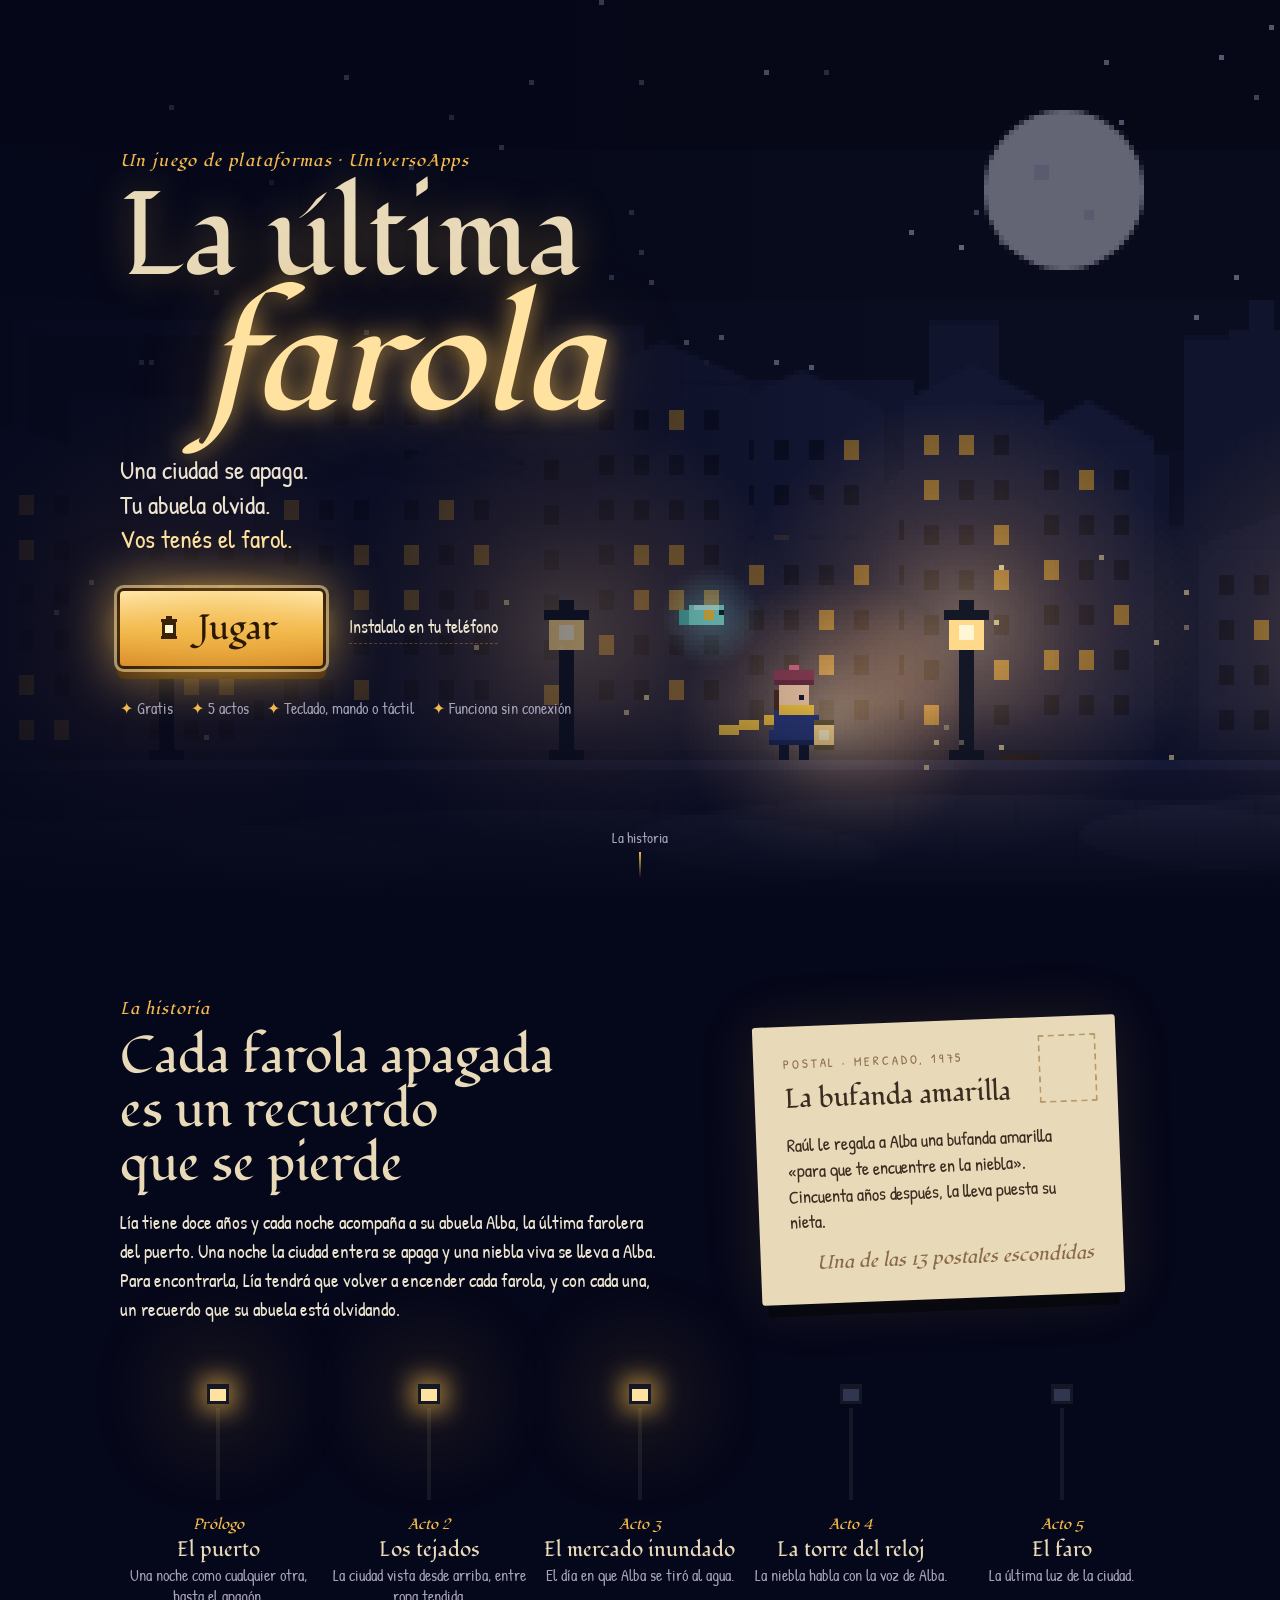
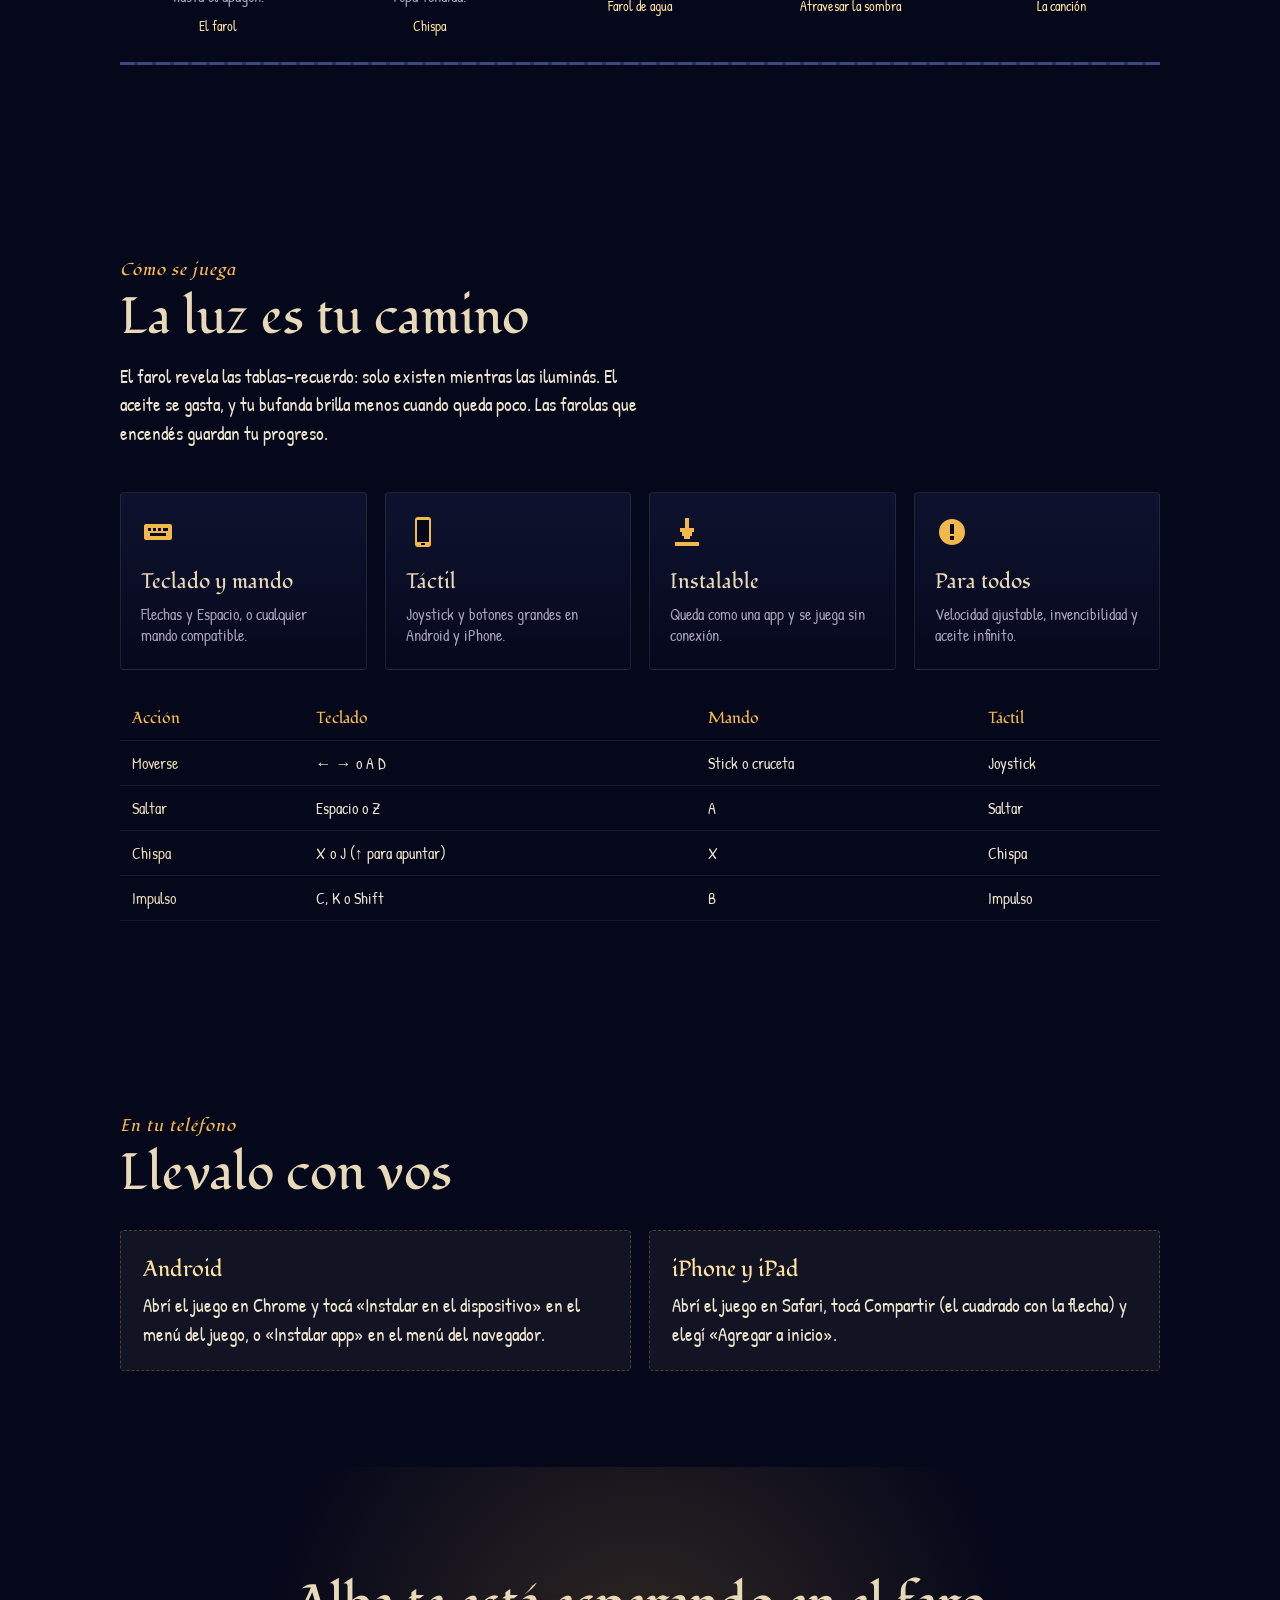
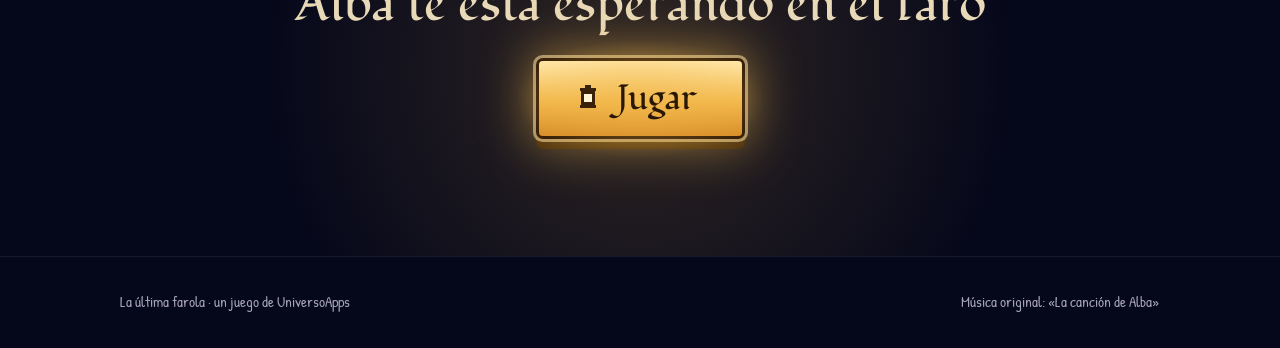
<file: index.html>
<!doctype html>
<html lang="es">
<head>
<meta charset="utf-8">
<title>La última farola</title>
<meta name="viewport" content="width=device-width, initial-scale=1, viewport-fit=cover">
<meta name="description" content="Un juego de plataformas sobre Lía, su abuela Alba y una ciudad que se apaga. Jugalo gratis en el navegador o instalalo en tu teléfono.">
<meta name="theme-color" content="#05071a">
<meta property="og:title" content="La última farola">
<meta property="og:description" content="Una ciudad se apaga. Tu abuela olvida. Vos tenés el farol.">
<meta property="og:image" content="LaUltimaFarola/icon-512.png">
<link rel="manifest" href="manifest.webmanifest">
<meta name="mobile-web-app-capable" content="yes">
<meta name="apple-mobile-web-app-capable" content="yes">
<meta name="apple-mobile-web-app-status-bar-style" content="black-translucent">
<meta name="apple-mobile-web-app-title" content="La última farola">
<link rel="icon" type="image/png" href="LaUltimaFarola/icon-192.png">
<link rel="apple-touch-icon" href="LaUltimaFarola/apple-touch-icon.png">
<link rel="preconnect" href="https://fonts.googleapis.com">
<link rel="preconnect" href="https://fonts.gstatic.com" crossorigin>
<link rel="stylesheet" href="https://fonts.googleapis.com/css2?family=Fondamento:ital@0;1&family=Patrick+Hand&display=swap">
<style>
/* Concepto: la portada es la calle del puerto de noche; todo lo que importa está iluminado por la farola. */
:root {
  --night: #05071a;
  --night-2: #0c1230;
  --ink: #ece4cf;
  --ink-dim: #a7a3b9;
  --amber: #f2b84b;
  --amber-hi: #ffe2a0;
  --sepia: #e8d9b8;
  --sepia-ink: #3a2c20;
  --line: rgba(242, 184, 75, 0.28);
  --display: 'Fondamento', 'Palatino Linotype', 'Book Antiqua', Georgia, serif;
  --hand: 'Patrick Hand', 'Trebuchet MS', sans-serif;
  color-scheme: dark;
}
* { box-sizing: border-box; }
html { scroll-behavior: smooth; }
body { margin: 0; background: var(--night); color: var(--ink); font-family: var(--hand); font-size: 19px; line-height: 1.5; -webkit-font-smoothing: antialiased; overflow-x: hidden; }
a { color: inherit; }
.wrap { width: 100%; max-width: 1080px; margin: 0 auto; padding-left: max(20px, env(safe-area-inset-left, 0px)); padding-right: max(20px, env(safe-area-inset-right, 0px)); }

/* ---------- portada ---------- */
.hero { position: relative; min-height: 100svh; background: #0a0e20; display: grid; align-items: center; overflow: hidden; isolation: isolate; }
#scene { position: absolute; inset: 0; width: 100%; height: 100%; image-rendering: pixelated; image-rendering: crisp-edges; z-index: -2; }
.hero::after { content: ''; position: absolute; inset: 0; z-index: -1; background: linear-gradient(90deg, rgba(5, 7, 26, 0.82) 0%, rgba(5, 7, 26, 0.45) 45%, rgba(5, 7, 26, 0) 70%), linear-gradient(0deg, var(--night) 0%, rgba(5, 7, 26, 0) 22%); }
.hero-inner { padding-block: max(64px, env(safe-area-inset-top, 0px)) 96px; }
.kicker { font-family: var(--display); font-style: italic; color: var(--amber); font-size: 1.05rem; letter-spacing: 0.08em; margin: 0 0 10px; opacity: 0; animation: rise 1s 0.2s forwards; }
h1 { margin: 0; font-family: var(--display); font-weight: 400; line-height: 0.92; font-size: clamp(3.4rem, 10vw, 7.4rem); color: var(--sepia); text-shadow: 0 0 40px rgba(242, 184, 75, 0.35); text-wrap: balance; opacity: 0; animation: rise 1.2s 0.4s forwards; }
h1 em { display: block; padding-left: 0.55em; color: var(--amber-hi); font-size: 1.28em; text-shadow: 0 0 24px rgba(242, 184, 75, 0.75), 0 0 80px rgba(242, 184, 75, 0.4); animation: flicker 6s 2s infinite; }
.tagline { max-width: 30ch; font-size: clamp(1.25rem, 2.6vw, 1.6rem); line-height: 1.35; margin: 22px 0 34px; color: var(--ink); opacity: 0; animation: rise 1s 0.9s forwards; }
.tagline span { display: block; }
.tagline span:last-child { color: var(--amber-hi); }
.cta { display: flex; flex-wrap: wrap; align-items: center; gap: 18px 26px; opacity: 0; animation: rise 1s 1.2s forwards; }

.play {
  position: relative; display: inline-flex; align-items: center; gap: 14px; text-decoration: none;
  font-family: var(--display); font-size: clamp(1.7rem, 4vw, 2.2rem); line-height: 1; color: #2a1806;
  padding: 20px 46px 20px 34px; border-radius: 4px; background: linear-gradient(180deg, #ffe7a8 0%, #f2b84b 55%, #d98f2a 100%);
  box-shadow: 0 0 0 3px #3a2208, 0 0 0 6px rgba(255, 226, 160, 0.55), 0 0 50px 8px rgba(242, 184, 75, 0.55), 0 10px 0 3px #3a2208;
  transform: translateY(0); transition: transform 0.15s, box-shadow 0.15s;
}
.play::before { content: ''; position: absolute; inset: -22px; border-radius: 12px; background: radial-gradient(closest-side, rgba(242, 184, 75, 0.45), rgba(242, 184, 75, 0)); z-index: -1; animation: halo 2.4s ease-in-out infinite; }
.play svg { width: 30px; height: 30px; flex: none; }
.play:hover { transform: translateY(-3px); box-shadow: 0 0 0 3px #3a2208, 0 0 0 6px rgba(255, 226, 160, 0.8), 0 0 70px 14px rgba(242, 184, 75, 0.7), 0 13px 0 3px #3a2208; }
.play:active { transform: translateY(6px); box-shadow: 0 0 0 3px #3a2208, 0 0 0 6px rgba(255, 226, 160, 0.55), 0 0 40px 6px rgba(242, 184, 75, 0.5), 0 4px 0 3px #3a2208; }
.play:focus-visible { outline: 3px solid var(--ink); outline-offset: 8px; }
.ghost { font-size: 1.15rem; color: var(--ink); text-decoration: none; border-bottom: 1px dashed var(--line); padding-bottom: 2px; }
.ghost:hover, .ghost:focus-visible { color: var(--amber-hi); border-color: var(--amber); outline: none; }
.chips { display: flex; flex-wrap: wrap; gap: 8px 18px; margin-top: 30px; color: var(--ink-dim); font-size: 1rem; opacity: 0; animation: rise 1s 1.5s forwards; }
.chips span::before { content: '✦ '; color: var(--amber); }
.scroll-hint { position: absolute; left: 50%; bottom: 22px; transform: translateX(-50%); color: var(--ink-dim); font-size: 0.95rem; text-decoration: none; display: grid; justify-items: center; gap: 2px; }
.scroll-hint i { display: block; width: 2px; height: 26px; background: linear-gradient(var(--amber), transparent); animation: drip 1.8s infinite; }

@keyframes rise { from { opacity: 0; transform: translateY(14px); } to { opacity: 1; transform: none; } }
@keyframes halo { 0%, 100% { opacity: 0.6; transform: scale(0.96); } 50% { opacity: 1; transform: scale(1.06); } }
@keyframes flicker { 0%, 100%, 46%, 50%, 54% { opacity: 1; } 48%, 52% { opacity: 0.82; } }
@keyframes drip { from { transform: scaleY(0.3); transform-origin: top; opacity: 1; } to { transform: scaleY(1); opacity: 0; } }

/* ---------- secciones ---------- */
section.block { padding-block: 96px; }
.eyebrow { font-family: var(--display); font-style: italic; color: var(--amber); letter-spacing: 0.06em; margin: 0 0 8px; font-size: 1.05rem; }
h2 { font-family: var(--display); font-weight: 400; color: var(--sepia); font-size: clamp(2.1rem, 5vw, 3.2rem); line-height: 1.05; margin: 0 0 18px; text-wrap: balance; }
.lead { max-width: 60ch; color: var(--ink); font-size: 1.2rem; margin: 0; }

.story { display: grid; grid-template-columns: minmax(0, 1.1fr) minmax(0, 0.9fr); gap: 56px; align-items: center; }
.postcard { position: relative; background: var(--sepia); color: var(--sepia-ink); padding: 28px 30px 26px; border-radius: 3px; transform: rotate(-2.2deg); box-shadow: 0 18px 0 -6px rgba(0, 0, 0, 0.45), 0 0 60px rgba(242, 184, 75, 0.12); }
.postcard::after { content: ''; position: absolute; top: 18px; right: 20px; width: 54px; height: 64px; border: 2px dashed #b89a6a; border-radius: 2px; }
.postcard .label { font-size: 0.8rem; letter-spacing: 0.22em; text-transform: uppercase; color: #8a6a48; }
.postcard h3 { font-family: var(--display); font-weight: 400; font-size: 1.7rem; margin: 6px 0 12px; max-width: 14ch; }
.postcard p { margin: 0; font-size: 1.15rem; line-height: 1.4; }
.postcard .sign { margin-top: 14px; text-align: right; font-family: var(--display); font-style: italic; color: #8a6a48; }

/* la calle de los actos: cada acto es una farola */
.street { position: relative; margin-top: 56px; display: grid; grid-template-columns: repeat(5, minmax(0, 1fr)); gap: 14px; }
.street::before { content: ''; position: absolute; left: 0; right: 0; bottom: 0; height: 3px; background: repeating-linear-gradient(90deg, #3e4880 0 14px, #2a3160 14px 18px); }
.act { position: relative; padding: 0 0 26px; text-align: center; }
.lamp { width: 30px; height: 120px; margin: 0 auto 14px; position: relative; }
.lamp .post { position: absolute; left: 13px; bottom: 0; width: 4px; height: 92px; background: #141826; }
.lamp .head { position: absolute; left: 4px; top: 4px; width: 22px; height: 20px; background: #30364f; border: 3px solid #141826; border-top-width: 5px; transition: background 0.6s, box-shadow 0.6s; }
.act.lit .lamp .head { background: var(--amber-hi); box-shadow: 0 0 22px 8px rgba(242, 184, 75, 0.55), 0 0 90px 30px rgba(242, 184, 75, 0.18); }
.act .num { font-family: var(--display); font-style: italic; color: var(--amber); font-size: 0.95rem; }
.act h3 { font-family: var(--display); font-weight: 400; color: var(--sepia); margin: 2px 0 4px; font-size: 1.3rem; line-height: 1.15; }
.act p { margin: 0; color: var(--ink-dim); font-size: 0.98rem; line-height: 1.3; }
.act .gift { display: inline-block; margin-top: 8px; font-size: 0.9rem; color: var(--amber-hi); }

.features { display: grid; grid-template-columns: repeat(4, minmax(0, 1fr)); gap: 18px; margin-top: 44px; }
.feat { padding: 22px 20px; border: 1px solid rgba(236, 228, 207, 0.1); border-radius: 4px; background: linear-gradient(180deg, rgba(20, 26, 60, 0.6), rgba(10, 13, 34, 0.4)); }
.feat svg { width: 34px; height: 34px; color: var(--amber); }
.feat h3 { font-family: var(--display); font-weight: 400; margin: 10px 0 6px; font-size: 1.3rem; color: var(--sepia); }
.feat p { margin: 0; color: var(--ink-dim); font-size: 1rem; line-height: 1.35; }

.keys { margin-top: 26px; width: 100%; border-collapse: collapse; font-size: 1rem; }
.keys th, .keys td { text-align: left; padding: 10px 12px; border-bottom: 1px solid rgba(236, 228, 207, 0.08); }
.keys th { color: var(--amber); font-weight: 400; font-family: var(--display); }
.keys td:first-child { color: var(--sepia); }
.table-scroll { overflow-x: auto; }

.install { display: grid; grid-template-columns: repeat(2, minmax(0, 1fr)); gap: 18px; margin-top: 30px; }
.install div { padding: 22px; border-radius: 4px; background: rgba(232, 217, 184, 0.06); border: 1px dashed var(--line); }
.install h3 { margin: 0 0 6px; font-family: var(--display); font-weight: 400; color: var(--amber-hi); font-size: 1.35rem; }
.install p { margin: 0; color: var(--ink); }

.final { text-align: center; padding-block: 110px 120px; position: relative; overflow: hidden; }
.final::before { content: ''; position: absolute; left: 50%; top: 52%; width: 760px; height: 760px; transform: translate(-50%, -50%); background: radial-gradient(closest-side, rgba(242, 184, 75, 0.18), rgba(242, 184, 75, 0)); pointer-events: none; }
.final h2 { margin-bottom: 30px; position: relative; }
.final .play { position: relative; }
footer { padding-block: 34px calc(34px + env(safe-area-inset-bottom, 0px)); border-top: 1px solid rgba(236, 228, 207, 0.08); color: var(--ink-dim); font-size: 0.95rem; }
footer .wrap { display: flex; flex-wrap: wrap; justify-content: space-between; gap: 10px; }

@media (max-width: 860px) {
  .story { grid-template-columns: 1fr; gap: 40px; }
  .street { grid-template-columns: repeat(5, minmax(150px, 1fr)); overflow-x: auto; padding-bottom: 6px; scroll-snap-type: x mandatory; }
  .act { scroll-snap-align: start; }
  .features { grid-template-columns: repeat(2, minmax(0, 1fr)); }
}
@media (max-width: 560px) {
  body { font-size: 18px; }
  .hero { align-items: start; }
  .hero-inner { padding-top: max(48px, env(safe-area-inset-top, 0px)); padding-bottom: 30vh; }
  .tagline { margin: 16px 0 26px; }
  .chips { margin-top: 22px; }
  .hero::after { background: linear-gradient(180deg, rgba(5, 7, 26, 0.6) 0%, rgba(5, 7, 26, 0.35) 50%, rgba(5, 7, 26, 0) 70%), linear-gradient(0deg, var(--night) 0%, rgba(5, 7, 26, 0) 14%); }
  .features, .install { grid-template-columns: 1fr; }
  .play { padding: 18px 38px 18px 28px; }
  section.block { padding-block: 72px; }
}
@media (max-height: 540px) and (orientation: landscape) {
  .hero-inner { padding-block: 20px 36px; }
  .kicker { margin-bottom: 2px; font-size: 0.9rem; }
  h1 { font-size: 16vh; }
  .tagline { margin: 10px 0 18px; font-size: 1.1rem; max-width: none; }
  .tagline span { display: inline; }
  .tagline span + span::before { content: ' '; }
  .play { font-size: 1.5rem; padding: 14px 32px 14px 24px; }
  .chips, .scroll-hint { display: none; }
}
@media (prefers-reduced-motion: reduce) {
  *, *::before, *::after { animation: none !important; transition: none !important; }
  .kicker, h1, .tagline, .cta, .chips { opacity: 1; }
  html { scroll-behavior: auto; }
}
</style>
</head>
<body>

<header class="hero">
  <canvas id="scene" width="320" height="180" aria-hidden="true"></canvas>
  <div class="wrap hero-inner">
    <p class="kicker">Un juego de plataformas · UniversoApps</p>
    <h1>La última <em>farola</em></h1>
    <p class="tagline"><span>Una ciudad se apaga.</span><span>Tu abuela olvida.</span><span>Vos tenés el farol.</span></p>
    <div class="cta">
      <a class="play" href="LaUltimaFarola/" id="play-top">
        <svg viewBox="0 0 30 30" aria-hidden="true"><rect x="12" y="2" width="6" height="3" fill="#3a2208"/><rect x="7" y="5" width="16" height="3" fill="#3a2208"/><rect x="8" y="8" width="14" height="14" fill="#3a2208"/><rect x="11" y="11" width="8" height="8" fill="#fff6d6"/><rect x="7" y="22" width="16" height="3" fill="#3a2208"/></svg>
        Jugar
      </a>
      <a class="ghost" href="#instalar">Instalalo en tu teléfono</a>
    </div>
    <div class="chips"><span>Gratis</span><span>5 actos</span><span>Teclado, mando o táctil</span><span>Funciona sin conexión</span></div>
  </div>
  <a class="scroll-hint" href="#historia">La historia<i></i></a>
</header>

<main>
  <section class="block" id="historia">
    <div class="wrap story">
      <div>
        <p class="eyebrow">La historia</p>
        <h2>Cada farola apagada es un recuerdo que se pierde</h2>
        <p class="lead">Lía tiene doce años y cada noche acompaña a su abuela Alba, la última farolera del puerto. Una noche la ciudad entera se apaga y una niebla viva se lleva a Alba. Para encontrarla, Lía tendrá que volver a encender cada farola, y con cada una, un recuerdo que su abuela está olvidando.</p>
      </div>
      <figure class="postcard" aria-label="Postal de Alba">
        <div class="label">Postal · Mercado, 1975</div>
        <h3>La bufanda amarilla</h3>
        <p>Raúl le regala a Alba una bufanda amarilla «para que te encuentre en la niebla». Cincuenta años después, la lleva puesta su nieta.</p>
        <div class="sign">Una de las 13 postales escondidas</div>
      </figure>
    </div>

    <div class="wrap">
      <div class="street" id="street" aria-label="Los cinco actos">
        <article class="act"><div class="lamp" aria-hidden="true"><div class="post"></div><div class="head"></div></div><div class="num">Prólogo</div><h3>El puerto</h3><p>Una noche como cualquier otra, hasta el apagón.</p><span class="gift">El farol</span></article>
        <article class="act"><div class="lamp" aria-hidden="true"><div class="post"></div><div class="head"></div></div><div class="num">Acto 2</div><h3>Los tejados</h3><p>La ciudad vista desde arriba, entre ropa tendida.</p><span class="gift">Chispa</span></article>
        <article class="act"><div class="lamp" aria-hidden="true"><div class="post"></div><div class="head"></div></div><div class="num">Acto 3</div><h3>El mercado inundado</h3><p>El día en que Alba se tiró al agua.</p><span class="gift">Farol de agua</span></article>
        <article class="act"><div class="lamp" aria-hidden="true"><div class="post"></div><div class="head"></div></div><div class="num">Acto 4</div><h3>La torre del reloj</h3><p>La niebla habla con la voz de Alba.</p><span class="gift">Atravesar la sombra</span></article>
        <article class="act"><div class="lamp" aria-hidden="true"><div class="post"></div><div class="head"></div></div><div class="num">Acto 5</div><h3>El faro</h3><p>La última luz de la ciudad.</p><span class="gift">La canción</span></article>
      </div>
    </div>
  </section>

  <section class="block" id="como">
    <div class="wrap">
      <p class="eyebrow">Cómo se juega</p>
      <h2>La luz es tu camino</h2>
      <p class="lead">El farol revela las tablas-recuerdo: solo existen mientras las iluminás. El aceite se gasta, y tu bufanda brilla menos cuando queda poco. Las farolas que encendés guardan tu progreso.</p>
      <div class="features">
        <div class="feat"><svg viewBox="0 0 34 34" fill="currentColor" aria-hidden="true"><rect x="3" y="9" width="28" height="16" rx="2"/><rect x="7" y="13" width="3" height="3" fill="#05071a"/><rect x="12" y="13" width="3" height="3" fill="#05071a"/><rect x="17" y="13" width="3" height="3" fill="#05071a"/><rect x="22" y="13" width="5" height="3" fill="#05071a"/><rect x="9" y="18" width="16" height="3" fill="#05071a"/></svg><h3>Teclado y mando</h3><p>Flechas y Espacio, o cualquier mando compatible.</p></div>
        <div class="feat"><svg viewBox="0 0 34 34" fill="currentColor" aria-hidden="true"><rect x="9" y="2" width="16" height="30" rx="3"/><rect x="11" y="5" width="12" height="22" fill="#05071a"/><rect x="15" y="28" width="4" height="2" fill="#05071a"/></svg><h3>Táctil</h3><p>Joystick y botones grandes en Android y iPhone.</p></div>
        <div class="feat"><svg viewBox="0 0 34 34" fill="currentColor" aria-hidden="true"><rect x="15" y="3" width="4" height="16"/><rect x="10" y="13" width="14" height="4"/><rect x="12" y="17" width="10" height="4"/><rect x="14" y="21" width="6" height="3"/><rect x="5" y="27" width="24" height="4"/></svg><h3>Instalable</h3><p>Queda como una app y se juega sin conexión.</p></div>
        <div class="feat"><svg viewBox="0 0 34 34" fill="currentColor" aria-hidden="true"><circle cx="17" cy="17" r="13"/><rect x="15" y="9" width="4" height="10" fill="#05071a"/><rect x="15" y="21" width="4" height="4" fill="#05071a"/></svg><h3>Para todos</h3><p>Velocidad ajustable, invencibilidad y aceite infinito.</p></div>
      </div>
      <div class="table-scroll">
        <table class="keys">
          <thead><tr><th>Acción</th><th>Teclado</th><th>Mando</th><th>Táctil</th></tr></thead>
          <tbody>
            <tr><td>Moverse</td><td>← → o A D</td><td>Stick o cruceta</td><td>Joystick</td></tr>
            <tr><td>Saltar</td><td>Espacio o Z</td><td>A</td><td>Saltar</td></tr>
            <tr><td>Chispa</td><td>X o J (↑ para apuntar)</td><td>X</td><td>Chispa</td></tr>
            <tr><td>Impulso</td><td>C, K o Shift</td><td>B</td><td>Impulso</td></tr>
          </tbody>
        </table>
      </div>
    </div>
  </section>

  <section class="block" id="instalar">
    <div class="wrap">
      <p class="eyebrow">En tu teléfono</p>
      <h2>Llevalo con vos</h2>
      <div class="install">
        <div><h3>Android</h3><p>Abrí el juego en Chrome y tocá «Instalar en el dispositivo» en el menú del juego, o «Instalar app» en el menú del navegador.</p></div>
        <div><h3>iPhone y iPad</h3><p>Abrí el juego en Safari, tocá Compartir (el cuadrado con la flecha) y elegí «Agregar a inicio».</p></div>
      </div>
    </div>
  </section>

  <section class="final">
    <div class="wrap">
      <h2>Alba te está esperando en el faro</h2>
      <a class="play" href="LaUltimaFarola/">
        <svg viewBox="0 0 30 30" aria-hidden="true"><rect x="12" y="2" width="6" height="3" fill="#3a2208"/><rect x="7" y="5" width="16" height="3" fill="#3a2208"/><rect x="8" y="8" width="14" height="14" fill="#3a2208"/><rect x="11" y="11" width="8" height="8" fill="#fff6d6"/><rect x="7" y="22" width="16" height="3" fill="#3a2208"/></svg>
        Jugar
      </a>
    </div>
  </section>
</main>

<footer><div class="wrap"><span>La última farola · un juego de UniversoApps</span><span>Música original: «La canción de Alba»</span></div></footer>

<script>
(() => {
  const c = document.getElementById('scene'), x = c.getContext('2d');
  const W = 320, H = 180;
  const still = matchMedia('(prefers-reduced-motion: reduce)').matches;
  let s = 7; const r = () => ((s = (s * 16807) % 2147483647) / 2147483647);
  const stars = Array.from({ length: 70 }, () => [r() * W, r() * H * 0.55, r()]);
  // edificios en dos capas
  const far = [], mid = [];
  for (let px = -20; px < W * 2; px += 12 + r() * 22) far.push([px, 30 + r() * 46, 12 + r() * 22]);
  for (let px = -20; px < W * 2; px += 24 + r() * 18) mid.push([px, 34 + r() * 42, 22 + r() * 16, Array.from({ length: 30 }, () => r() < 0.22)]);
  const lamps = [70, 150, 230, 310];
  const motes = Array.from({ length: 26 }, () => ({ x: r() * W, y: 120 + r() * 50, v: 4 + r() * 8, p: r() * 6 }));
  const scarf = Array.from({ length: 7 }, (_, i) => ({ x: 0, y: 0, px: 0, py: 0 }));
  const lia = { x: 196, y: 152 };
  function px(cl, a, b, w, h) { x.fillStyle = cl; x.fillRect(Math.round(a), Math.round(b), w, h); }
  function frame(t) {
    const tt = t / 1000;
    // cielo en bandas
    const bands = ['#0a0e20', '#0e1329', '#121832', '#161d3c', '#1b2346'];
    bands.forEach((b, i) => px(b, 0, i * 30, W, 31));
    for (const [sx, sy, k] of stars) { x.globalAlpha = 0.35 + 0.65 * Math.abs(Math.sin(tt * (0.6 + k) + k * 9)); px('#cfd6ff', sx, sy, 1, 1); }
    x.globalAlpha = 1;
    // luna
    x.fillStyle = '#d9dcf0'; x.beginPath(); x.arc(250, 38, 16, 0, 7); x.fill(); px('#c3c7e0', 244, 33, 3, 3); px('#c3c7e0', 254, 42, 2, 2);
    // capa lejana
    const fo = (tt * 2) % W;
    x.fillStyle = '#1f2750';
    for (const [bx, h, w] of far) { const X = ((bx - fo) % (W + 40) + W + 40) % (W + 40) - 20; x.fillRect(Math.round(X), 140 - h, Math.round(w), h + 40); }
    // grúa y faro lejano
    px('#1f2750', 40, 64, 3, 80); px('#1f2750', 40, 64, 48, 3); px('#1f2750', 82, 66, 1, 20);
    px('#1f2750', 286, 70, 7, 74); px('#1f2750', 283, 66, 13, 4); px('#1f2750', 287, 60, 5, 6);
    // capa media con ventanas
    const mo = (tt * 5) % (W + 40);
    for (const [bx, h, w, win] of mid) {
      const X = Math.round(((bx - mo) % (W + 40) + W + 40) % (W + 40) - 20);
      x.fillStyle = '#262e5c'; x.fillRect(X, 150 - h, Math.round(w), h);
      x.beginPath(); x.moveTo(X - 1, 150 - h); x.lineTo(X + w / 2, 150 - h - 8); x.lineTo(X + w + 1, 150 - h); x.fill();
      let k = 0; for (let wy = 150 - h + 6; wy < 144; wy += 9) for (let wx = X + 4; wx < X + w - 5; wx += 7) { px(win[k++ % 30] ? '#f2b84b' : '#151a35', wx, wy, 3, 4); }
    }
    // calle
    px('#2a3160', 0, 152, W, 28); px('#3e4880', 0, 152, W, 2);
    for (let k = 0; k < W; k += 12) px('#232a55', k + ((tt * 0) | 0), 160 + ((k / 12) % 2) * 6, 1, 6);
    // oscuridad + luces
    x.fillStyle = 'rgba(4,5,18,0.55)'; x.fillRect(0, 0, W, H);
    x.globalCompositeOperation = 'lighter';
    const lit = (i) => still ? 1 : Math.min(1, Math.max(0, tt * 1.4 - 0.8 - i * 0.55));
    lamps.forEach((lx, i) => {
      const a = lit(i); if (a <= 0) return;
      const fl = 1 + Math.sin(tt * 11 + i) * 0.02;
      const g = x.createRadialGradient(lx, 126, 0, lx, 126, 46 * fl);
      g.addColorStop(0, 'rgba(255,200,110,' + (0.38 * a) + ')'); g.addColorStop(0.5, 'rgba(255,170,70,' + (0.14 * a) + ')'); g.addColorStop(1, 'rgba(255,170,70,0)');
      x.fillStyle = g; x.fillRect(lx - 50, 76, 100, 100);
    });
    const lg = x.createRadialGradient(lia.x + 7, lia.y - 7, 0, lia.x + 7, lia.y - 7, 30);
    lg.addColorStop(0, 'rgba(255,210,130,0.45)'); lg.addColorStop(1, 'rgba(255,170,70,0)'); x.fillStyle = lg; x.fillRect(lia.x - 30, lia.y - 40, 70, 60);
    x.globalCompositeOperation = 'source-over';
    // farolas
    lamps.forEach((lx, i) => {
      const a = lit(i);
      px('#141826', lx - 1, 130, 3, 22); px('#141826', lx - 3, 150, 7, 2); px('#141826', lx - 4, 122, 9, 2);
      px(a > 0.5 ? (Math.sin(tt * 13 + i) > 0.7 ? '#ffe7a8' : '#ffd98a') : '#30364f', lx - 3, 124, 7, 6);
      if (a > 0.5) px('#fff6d6', lx - 1, 125, 3, 3);
      px('#141826', lx - 1, 120, 3, 2);
    });
    // Lía con su farol y la bufanda al viento
    const L = lia, bob = Math.sin(tt * 3) > 0.75 ? 1 : 0;
    const sx = L.x - 1, sy = L.y - 10 + bob;
    scarf[0].x = sx; scarf[0].y = sy;
    for (let i = 1; i < scarf.length; i++) { const q = scarf[i]; const vx = (q.x - q.px) * 0.85, vy = (q.y - q.py) * 0.85; q.px = q.x; q.py = q.y; q.x += vx - 0.18 - Math.sin(tt * 2.5 + i) * 0.06; q.y += vy + 0.05 + Math.sin(tt * 3 + i * 0.7) * 0.05; }
    for (let k = 0; k < 4; k++) for (let i = 1; i < scarf.length; i++) { const a = scarf[i - 1], b = scarf[i]; const dx = b.x - a.x, dy = b.y - a.y, d = Math.hypot(dx, dy) || 1, f = (d - 2.2) / d; if (i === 1) { b.x -= dx * f; b.y -= dy * f; } else { a.x += dx * f * 0.5; a.y += dy * f * 0.5; b.x -= dx * f * 0.5; b.y -= dy * f * 0.5; } }
    for (let i = 1; i < scarf.length; i++) px('#f5c542', scarf[i].x - 1, scarf[i].y - 1, 2, 2);
    const X = L.x, Y = L.y + bob;
    px('#151a33', X - 3, Y - 3, 2, 3); px('#151a33', X + 1, Y - 3, 2, 3);
    px('#2b3a7a', X - 4, Y - 11, 8, 8); px('#2b3a7a', X - 5, Y - 6, 10, 3); px('#1f2a5c', X - 5, Y - 4, 10, 1);
    px('#f0c7a4', X - 3, Y - 15, 6, 5); px('#4a2a22', X - 4, Y - 14, 1, 4); px('#141a33', X + 1, Y - 13, 1, 1);
    px('#8a3d52', X - 4, Y - 18, 8, 3); px('#6a2c40', X - 4, Y - 16, 8, 1); px('#d86a80', X - 1, Y - 19, 2, 1);
    px('#f5c542', X - 3, Y - 11, 7, 2);
    px('#2b3a7a', X + 2, Y - 9, 3, 2); px('#6b5a3a', X + 4, Y - 8, 4, 1); px('#ffd98a', X + 4, Y - 7, 4, 4); px('#fff3c4', X + 5, Y - 6, 2, 2); px('#6b5a3a', X + 4, Y - 3, 4, 1);
    // pez lámpara
    const fx = L.x - 18 + Math.sin(tt * 1.3) * 4, fy = L.y - 26 + Math.sin(tt * 2.4) * 3;
    x.globalCompositeOperation = 'lighter'; const fg = x.createRadialGradient(fx, fy, 0, fx, fy, 10); fg.addColorStop(0, 'rgba(127,224,208,0.35)'); fg.addColorStop(1, 'rgba(127,224,208,0)'); x.fillStyle = fg; x.fillRect(fx - 10, fy - 10, 20, 20); x.globalCompositeOperation = 'source-over';
    const tail = Math.sin(tt * 10) > 0 ? 1 : 0;
    px('#4fb3a8', fx - 6, fy - 2 + tail, 2, 3); px('#7fe0d0', fx - 4, fy - 2, 7, 4); px('#b8f4ea', fx - 3, fy - 2, 5, 1); px('#f5c542', fx - 1, fy - 1, 2, 2); px('#0a2a28', fx + 2, fy - 1, 1, 1);
    // motas de luz
    for (const m of motes) {
      if (!still) { m.y -= m.v * 0.016; m.x += Math.sin(tt + m.p) * 0.08; if (m.y < 90) { m.y = 172; m.x = r() * W; } }
      x.globalAlpha = 0.25 + 0.5 * Math.abs(Math.sin(tt * 2 + m.p)); px('#ffe7a8', m.x, m.y, 1, 1);
    }
    x.globalAlpha = 1;
    // niebla al ras
    for (let i = 0; i < 5; i++) { x.globalAlpha = 0.07; x.fillStyle = '#c7cbe0'; x.beginPath(); x.ellipse(((i * 90 + tt * 6) % 420) - 50, 170 + Math.sin(i + tt * 0.4) * 3, 70, 9, 0, 0, 7); x.fill(); }
    x.globalAlpha = 1;
    if (!still) requestAnimationFrame(frame);
  }
  // escena en pantalla completa: se recorta como "cover" y Lía queda a la derecha
  function fit() {
    const vw = innerWidth, vh = c.parentElement.clientHeight || innerHeight;
    let k, left;
    if (vh > vw * 1.1) { // teléfono vertical: la escena ocupa la parte de abajo
      k = Math.max(vw / W * 1.45, (vh * 0.5) / H);
      left = Math.min(0, Math.max(vw - W * k, vw * 0.7 - lia.x * k));
    } else {
      k = Math.max(vw / W, vh / H);
      left = Math.min(0, Math.max(vw - W * k, vw * 0.62 - lia.x * k));
    }
    c.style.inset = 'auto';
    c.style.width = W * k + 'px'; c.style.height = H * k + 'px';
    c.style.left = left + 'px'; c.style.top = (vh - H * k) + 'px';
  }
  addEventListener('resize', fit); fit();
  requestAnimationFrame(frame);

  // las farolas de los actos se encienden al entrar en pantalla
  const acts = document.querySelectorAll('.act');
  if ('IntersectionObserver' in window && !still) {
    const io = new IntersectionObserver(es => es.forEach(e => { if (e.isIntersecting) { const i = [...acts].indexOf(e.target); setTimeout(() => e.target.classList.add('lit'), i * 260); io.unobserve(e.target); } }), { threshold: 0.4 });
    acts.forEach(a => io.observe(a));
  } else acts.forEach(a => a.classList.add('lit'));

  // app instalable: la portada es la pantalla de inicio
  if ('serviceWorker' in navigator && location.protocol === 'https:') navigator.serviceWorker.register('sw.js').catch(() => {});
})();
</script>
</body>
</html>
</file>
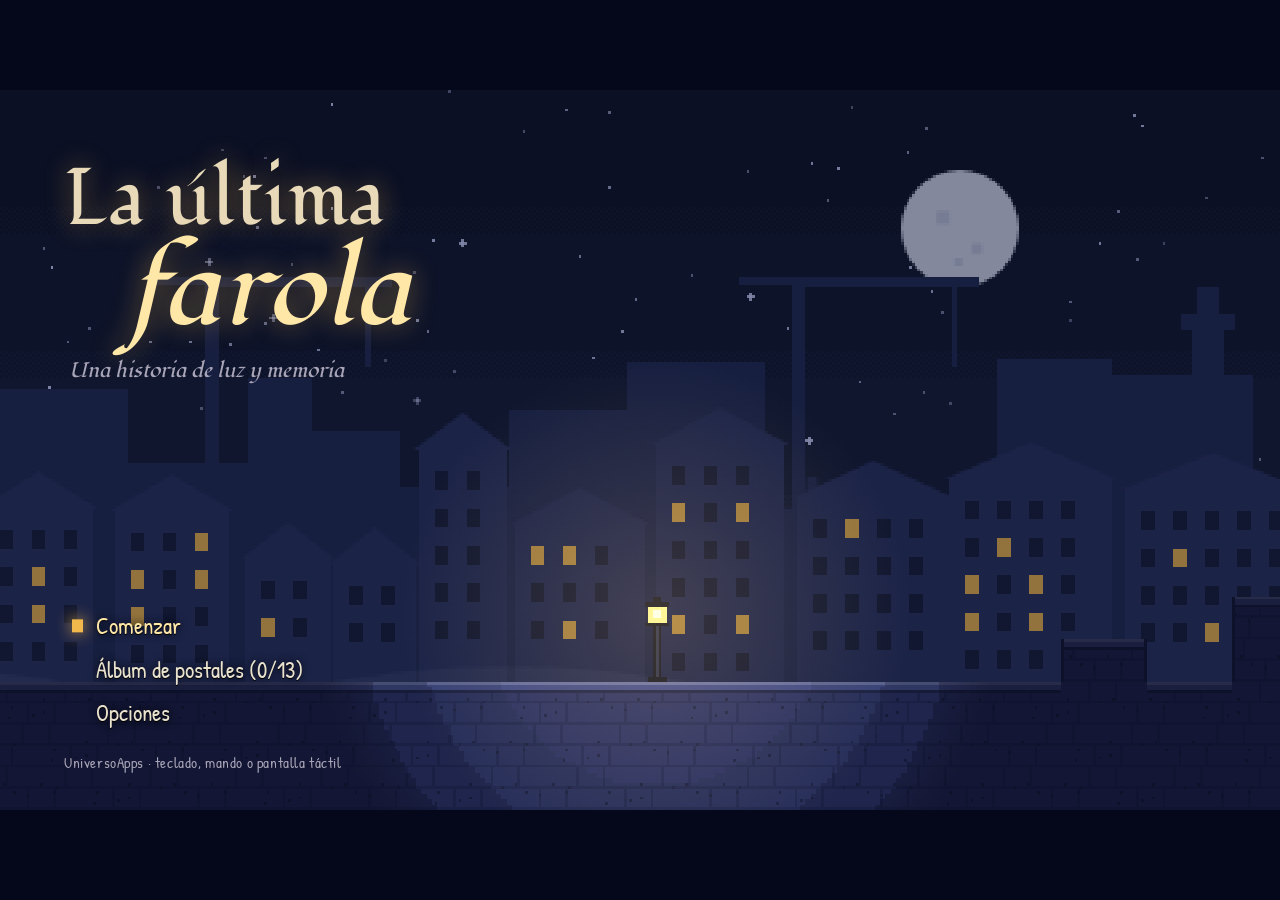
<file: LaUltimaFarola/index.html>
<!doctype html>
<html lang="es">
<head>
<meta charset="utf-8">
<title>La última farola</title>
<meta name="viewport" content="width=device-width, initial-scale=1, viewport-fit=cover, user-scalable=no">
<meta name="description" content="Un juego de plataformas sobre una niña, su abuela y una ciudad que se apaga. Jugalo en el navegador o instalalo en tu teléfono.">
<meta name="theme-color" content="#05071a">
<meta name="mobile-web-app-capable" content="yes">
<meta name="apple-mobile-web-app-capable" content="yes">
<meta name="apple-mobile-web-app-status-bar-style" content="black-translucent">
<meta name="apple-mobile-web-app-title" content="La última farola">
<link rel="manifest" href="../manifest.webmanifest">
<link rel="icon" type="image/png" sizes="192x192" href="icon-192.png">
<link rel="apple-touch-icon" href="apple-touch-icon.png">
<link rel="preconnect" href="https://fonts.googleapis.com">
<link rel="preconnect" href="https://fonts.gstatic.com" crossorigin>
<link rel="stylesheet" href="https://fonts.googleapis.com/css2?family=Fondamento:ital@0;1&family=Patrick+Hand&display=swap">
<link rel="stylesheet" href="style.css">
</head>
<body>
<div id="app">
  <div id="frame">
    <canvas id="screen" width="480" height="270" aria-label="La última farola"></canvas>

    <div id="title-logo">
      <h1>La última <em>farola</em></h1>
      <p>Una historia de luz y memoria</p>
    </div>

    <div id="titlecard" hidden><span class="num"></span><span class="name"></span></div>
    <div id="hint" hidden></div>
    <div id="bark" hidden><b></b><span></span></div>
    <div id="caption" hidden></div>
    <div id="toast" hidden></div>
    <div id="cardtoast" hidden><b></b><span></span></div>

    <div id="dialog" hidden role="dialog" aria-live="polite">
      <div class="who"></div>
      <div class="text"></div>
      <div class="more" aria-hidden="true">▾</div>
    </div>

    <div id="memory" hidden role="dialog" aria-live="polite">
      <div class="label">Recuerdo</div>
      <h3></h3>
      <canvas width="140" height="64"></canvas>
      <p></p>
      <div class="more">Continuar ▸</div>
    </div>

    <div id="menus" hidden>
      <section id="m-title" class="screen" hidden>
        <nav class="list">
          <button class="mi" id="b-continue">Continuar</button>
          <button class="mi" id="b-new">Comenzar</button>
          <button class="mi" id="b-chapters">Capítulos</button>
          <button class="mi" id="b-album">Álbum de postales</button>
          <button class="mi" id="b-options">Opciones</button>
          <button class="mi" id="b-install">Instalar en el dispositivo</button>
        </nav>
        <footer>UniversoApps · teclado, mando o pantalla táctil</footer>
      </section>

      <section id="m-chapters" class="screen panel" hidden>
        <h2>Capítulos</h2>
        <div id="chapter-list" class="list"></div>
        <button class="mi wide" id="b-chap-back">Volver</button>
      </section>

      <section id="m-album" class="screen panel" hidden>
        <h2>Álbum de postales</h2>
        <div class="album">
          <div id="album-grid" class="grid"></div>
          <aside id="album-detail"><h4></h4><p></p></aside>
        </div>
      </section>

      <section id="m-options" class="screen panel" hidden>
        <h2>Opciones</h2>
        <div id="options-list" class="list"></div>
      </section>

      <section id="m-pause" class="screen panel narrow" hidden>
        <h2>Pausa</h2>
        <p id="pause-info" class="sub"></p>
        <nav class="list">
          <button class="mi" id="p-resume">Seguir jugando</button>
          <button class="mi" id="p-lamp">Volver a la última farola</button>
          <button class="mi" id="p-album">Álbum de postales</button>
          <button class="mi" id="p-options">Opciones</button>
          <button class="mi" id="p-title">Salir al inicio</button>
        </nav>
        <p id="pause-keys" class="sub small"></p>
      </section>

      <section id="m-install" class="screen panel narrow" hidden>
        <h2>Instalar el juego</h2>
        <p id="install-text" class="sub"></p>
        <button class="mi wide" id="b-install-back">Entendido</button>
      </section>

      <section id="m-end" class="screen panel narrow end" hidden>
        <h2>Fin</h2>
        <p class="sub">La última farola</p>
        <p class="credits">Historia, diseño y programación: UniversoApps<br>Música: «La canción de Alba», vals original</p>
        <p id="end-cards" class="sub"></p>
        <nav class="list">
          <button class="mi" id="e-album">Ver el álbum</button>
          <button class="mi" id="e-title">Volver al inicio</button>
        </nav>
      </section>
    </div>
  </div>

  <div id="touch" hidden>
    <div id="stick-zone"></div>
    <div id="stick-ghost" aria-hidden="true"></div>
    <div id="stick-base"><div id="stick-knob"></div></div>
    <button class="tbtn" id="t-dash" data-act="dash" aria-label="Impulso"><span class="ic">»</span><span class="lb">Impulso</span></button>
    <button class="tbtn" id="t-spark" data-act="spark" aria-label="Chispa"><span class="ic">✦</span><span class="lb">Chispa</span></button>
    <button class="tbtn" id="t-jump" data-act="jump" aria-label="Saltar"><span class="ic">▲</span><span class="lb">Saltar</span></button>
    <button id="t-pause" aria-label="Pausa">❚❚</button>
  </div>

  <div id="rotate" hidden>
    <div class="phone" aria-hidden="true"></div>
    <p>Girá el teléfono para jugar</p>
  </div>
</div>

<script src="data.js"></script>
<script src="art.js"></script>
<script src="audio.js"></script>
<script src="input.js"></script>
<script src="game.js"></script>
<script src="ui.js"></script>
<script src="main.js"></script>
</body>
</html>
</file>
<file: LaUltimaFarola/style.css>
/* La última farola — estilos
   Concepto: un único mundo nocturno. Papel sepia y luz de farol sobre azul de puerto.
   --u = un píxel del juego (480x270) en píxeles de pantalla. */
:root {
  --night: #05071a;
  --ink: #e9e2cf;
  --ink-dim: #a9a5b8;
  --amber: #f2b84b;
  --amber-hi: #ffe7a8;
  --sepia: #e8d9b8;
  --sepia-ink: #3a2c20;
  --panel: rgba(8, 11, 32, 0.9);
  --line: rgba(242, 184, 75, 0.35);
  --display: 'Fondamento', 'Palatino Linotype', 'Book Antiqua', Georgia, serif;
  --hand: 'Patrick Hand', 'Comic Neue', 'Trebuchet MS', sans-serif;
  --u: 2px;
  color-scheme: dark;
}
html, body { height: 100%; margin: 0; background: var(--night); color: var(--ink); overflow: hidden; overscroll-behavior: none; }
body { font-family: var(--hand); -webkit-user-select: none; user-select: none; -webkit-touch-callout: none; touch-action: none; -webkit-tap-highlight-color: transparent; }
#app { position: fixed; inset: 0; background: var(--night); }
#frame { position: absolute; overflow: hidden; background: #000; }
#screen { width: 100%; height: 100%; display: block; image-rendering: pixelated; image-rendering: crisp-edges; }
[hidden] { display: none !important; }

/* ---------- logo de título ---------- */
#title-logo { position: absolute; left: calc(var(--u) * 24); top: calc(var(--u) * 26); pointer-events: none; }
#title-logo h1 { margin: 0; font-family: var(--display); font-weight: 400; color: var(--sepia); font-size: calc(var(--u) * 30); line-height: 1; text-wrap: balance; text-shadow: 0 0 calc(var(--u) * 10) rgba(242, 184, 75, 0.45); letter-spacing: 0.01em; }
#title-logo h1 em { display: block; color: var(--amber-hi); font-size: 1.32em; padding-left: 0.6em; }
#title-logo p { margin: calc(var(--u) * 4) 0 0 calc(var(--u) * 2); font-family: var(--display); font-style: italic; color: var(--ink-dim); font-size: max(13px, calc(var(--u) * 8)); }

/* ---------- menús ---------- */
#menus { position: absolute; inset: 0; }
.screen { position: absolute; inset: 0; display: flex; flex-direction: column; }
#m-title { justify-content: flex-end; align-items: flex-start; padding: 0 0 calc(var(--u) * 14) calc(var(--u) * 24); }
#m-title .list { gap: calc(var(--u) * 2); }
#m-title footer { margin-top: calc(var(--u) * 8); font-size: max(11px, calc(var(--u) * 5.5)); color: var(--ink-dim); letter-spacing: 0.04em; }
.panel { background: linear-gradient(180deg, rgba(5, 7, 26, 0.86), rgba(5, 7, 26, 0.95)); padding: calc(var(--u) * 14) calc(var(--u) * 24); overflow-y: auto; align-items: center; gap: calc(var(--u) * 6); }
.panel h2 { margin: 0; font-family: var(--display); font-weight: 400; color: var(--amber-hi); font-size: max(20px, calc(var(--u) * 16)); }
.panel .sub { margin: 0; color: var(--ink-dim); font-size: max(14px, calc(var(--u) * 7)); text-align: center; max-width: 62ch; line-height: 1.35; }
.panel .sub.small { font-size: max(12px, calc(var(--u) * 5.5)); }
.list { display: flex; flex-direction: column; gap: calc(var(--u) * 3); width: min(100%, calc(var(--u) * 230)); }
.mi {
  font-family: var(--hand); font-size: max(15px, calc(var(--u) * 8.5)); color: var(--ink); background: transparent; border: 0; text-align: left;
  padding: calc(var(--u) * 2) calc(var(--u) * 6) calc(var(--u) * 2) calc(var(--u) * 12); cursor: pointer; position: relative; border-radius: 3px; line-height: 1.2;
}
.mi::before { content: ''; position: absolute; left: calc(var(--u) * 3); top: 50%; width: calc(var(--u) * 4); height: calc(var(--u) * 5); transform: translateY(-50%); background: var(--amber); opacity: 0; box-shadow: 0 0 calc(var(--u) * 6) var(--amber); transition: opacity 0.15s; }
.mi:hover, .mi:focus-visible, .mi:focus { outline: none; color: var(--amber-hi); }
.mi:focus::before, .mi:hover::before { opacity: 1; }
.mi:disabled { color: #4c4a60; cursor: default; }
.mi:disabled::before { display: none; }
.mi.wide { text-align: center; padding-left: calc(var(--u) * 6); margin-top: calc(var(--u) * 4); border: 1px solid var(--line); }
#m-title .mi { text-shadow: 0 1px 0 #000, 0 0 8px rgba(0, 0, 0, 0.9); }

.chapter { display: grid; grid-template-columns: calc(var(--u) * 42) 1fr auto; align-items: baseline; gap: calc(var(--u) * 6); border-bottom: 1px solid rgba(233, 226, 207, 0.08); }
.chapter .cnum { font-family: var(--display); color: var(--amber); font-size: 0.8em; }
.chapter .ccards { color: var(--ink-dim); font-size: 0.75em; font-variant-numeric: tabular-nums; }

.opt { display: flex; justify-content: space-between; gap: calc(var(--u) * 8); border-bottom: 1px solid rgba(233, 226, 207, 0.08); }
.opt .val { color: var(--amber-hi); font-variant-numeric: tabular-nums; }
.note { color: var(--ink-dim); font-size: max(12px, calc(var(--u) * 5.5)); margin: calc(var(--u) * 4) 0 0; line-height: 1.35; }

.album { display: grid; grid-template-columns: minmax(0, 1.3fr) minmax(0, 1fr); gap: calc(var(--u) * 10); width: 100%; max-width: calc(var(--u) * 400); }
.grid { display: grid; grid-template-columns: repeat(4, minmax(0, 1fr)); gap: calc(var(--u) * 4); align-content: start; }
.card { background: #1a1a30; border: 1px dashed #3a3a58; color: #5a5a78; text-align: center; padding: calc(var(--u) * 6) calc(var(--u) * 2); font-size: max(12px, calc(var(--u) * 6)); min-height: calc(var(--u) * 30); }
.card::before { display: none; }
.card.got { background: var(--sepia); color: var(--sepia-ink); border: 1px solid #b89a6a; transform: rotate(-1.5deg); }
.card.got:nth-child(even) { transform: rotate(1.2deg); }
.card:focus, .card:hover { outline: 2px solid var(--amber); outline-offset: 2px; color: inherit; }
.card.got:focus, .card.got:hover { color: var(--sepia-ink); }
.grid .mi.wide { grid-column: 1 / -1; }
#album-detail { background: var(--sepia); color: var(--sepia-ink); padding: calc(var(--u) * 8); border-radius: 2px; transform: rotate(0.8deg); align-self: start; box-shadow: 0 calc(var(--u) * 3) 0 rgba(0, 0, 0, 0.35); }
#album-detail h4 { margin: 0 0 calc(var(--u) * 3); font-family: var(--display); font-weight: 400; font-size: max(16px, calc(var(--u) * 9)); }
#album-detail p { margin: 0; font-size: max(14px, calc(var(--u) * 7)); line-height: 1.35; }
.end h2 { font-size: max(32px, calc(var(--u) * 30)); }
.credits { color: var(--ink); text-align: center; font-size: max(13px, calc(var(--u) * 6.5)); line-height: 1.5; margin: 0; }

/* ---------- capa de juego ---------- */
#dialog {
  position: absolute; left: calc(var(--u) * 40); right: calc(var(--u) * 40); top: calc(var(--u) * 8);
  background: var(--panel); border: 1px solid var(--line); border-radius: 3px; padding: calc(var(--u) * 6) calc(var(--u) * 10) calc(var(--u) * 8);
  min-height: calc(var(--u) * 34); opacity: 0; transform: translateY(-6px); transition: opacity 0.2s, transform 0.2s; cursor: pointer;
}
#dialog.show { opacity: 1; transform: none; }
#dialog .who { font-family: var(--display); font-size: max(13px, calc(var(--u) * 7)); margin-bottom: calc(var(--u) * 2); }
#dialog .text { font-size: max(16px, calc(var(--u) * 9)); line-height: 1.3; color: var(--ink); min-height: 2.6em; }
#dialog.narr .text { font-family: var(--display); font-style: italic; color: var(--sepia); text-align: center; }
#dialog .more { position: absolute; right: calc(var(--u) * 6); bottom: calc(var(--u) * 3); color: var(--amber); opacity: 0; font-size: max(14px, calc(var(--u) * 7)); }
#dialog .more.on { opacity: 1; animation: bob 0.9s infinite; }
@keyframes bob { 50% { transform: translateY(3px); } }

#memory {
  position: absolute; left: 50%; top: 50%; width: min(86%, calc(var(--u) * 260)); transform: translate(-50%, -46%) rotate(-1deg); opacity: 0;
  background: var(--sepia); color: var(--sepia-ink); padding: calc(var(--u) * 10) calc(var(--u) * 14); border-radius: 2px;
  box-shadow: 0 0 0 calc(var(--u) * 200) rgba(20, 12, 4, 0.55), 0 calc(var(--u) * 4) 0 rgba(0, 0, 0, 0.4); transition: opacity 0.4s, transform 0.4s; text-align: center; cursor: pointer;
}
#memory.show { opacity: 1; transform: translate(-50%, -50%) rotate(-1deg); }
#memory .label { font-size: max(11px, calc(var(--u) * 5.5)); letter-spacing: 0.2em; text-transform: uppercase; color: #8a6a48; }
#memory h3 { margin: calc(var(--u) * 2) 0 calc(var(--u) * 4); font-family: var(--display); font-weight: 400; font-size: max(18px, calc(var(--u) * 11)); }
#memory canvas { width: calc(var(--u) * 140); max-width: 100%; height: auto; image-rendering: pixelated; }
#memory p { margin: calc(var(--u) * 4) 0 calc(var(--u) * 2); font-size: max(15px, calc(var(--u) * 8)); line-height: 1.35; text-wrap: pretty; }
#memory .more { font-size: max(12px, calc(var(--u) * 6)); color: #8a6a48; opacity: 0; transition: opacity 0.3s; }
#memory .more.on { opacity: 1; }

#titlecard { position: absolute; left: 0; right: 0; top: 34%; text-align: center; pointer-events: none; opacity: 0; transition: opacity 0.9s; }
#titlecard.show { opacity: 1; }
#titlecard .num { display: block; font-family: var(--display); font-style: italic; color: var(--amber); font-size: max(14px, calc(var(--u) * 8)); letter-spacing: 0.08em; }
#titlecard .name { display: block; font-family: var(--display); color: var(--sepia); font-size: max(26px, calc(var(--u) * 22)); text-shadow: 0 0 calc(var(--u) * 8) rgba(0, 0, 0, 0.9); }

#hint, #bark, #toast, #caption, #cardtoast { position: absolute; pointer-events: none; opacity: 0; transition: opacity 0.35s, transform 0.35s; }
#hint.show, #bark.show, #toast.show, #caption.show, #cardtoast.show { opacity: 1; }
#hint { bottom: calc(var(--u) * 6); left: 50%; transform: translateX(-50%); background: rgba(5, 7, 26, 0.78); border: 1px solid rgba(233, 226, 207, 0.15); padding: calc(var(--u) * 3) calc(var(--u) * 8); border-radius: 3px; font-size: max(14px, calc(var(--u) * 7)); white-space: nowrap; max-width: 92%; overflow: hidden; text-overflow: ellipsis; }
#bark { left: 50%; top: calc(var(--u) * 12); transform: translateX(-50%); text-align: center; width: 80%; font-size: max(15px, calc(var(--u) * 8.5)); text-shadow: 0 1px 2px #000, 0 0 8px #000; }
#bark b { display: block; font-family: var(--display); font-weight: 400; font-size: 0.8em; }
#bark.fog span { font-family: var(--display); font-style: italic; color: #e6e8f6; }
#toast { left: calc(var(--u) * 8); bottom: calc(var(--u) * 24); background: var(--panel); border: 1px solid var(--line); padding: calc(var(--u) * 4) calc(var(--u) * 8); border-radius: 3px; max-width: calc(var(--u) * 170); transform: translateY(-4px); }
#toast.show { transform: none; }
#toast b { display: block; font-family: var(--display); font-weight: 400; color: var(--amber-hi); font-size: max(14px, calc(var(--u) * 7.5)); }
#toast span { font-size: max(13px, calc(var(--u) * 6.5)); color: var(--ink); }
#cardtoast { right: calc(var(--u) * 8); bottom: calc(var(--u) * 10); background: var(--sepia); color: var(--sepia-ink); padding: calc(var(--u) * 3) calc(var(--u) * 8); transform: rotate(-2deg); border-radius: 2px; }
#cardtoast b { display: block; font-size: max(11px, calc(var(--u) * 5.5)); letter-spacing: 0.1em; text-transform: uppercase; color: #8a6a48; font-weight: 400; }
#cardtoast span { font-family: var(--display); font-size: max(14px, calc(var(--u) * 8)); }
#caption { left: 10%; right: 10%; top: calc(var(--u) * 30); text-align: center; font-family: var(--display); font-style: italic; color: #fff3dc; font-size: max(17px, calc(var(--u) * 11)); text-shadow: 0 0 calc(var(--u) * 6) rgba(60, 20, 30, 0.9), 0 1px 2px #000; text-wrap: balance; }

/* ---------- controles táctiles ---------- */
#touch { position: fixed; inset: 0; pointer-events: none; z-index: 5; }
#stick-zone { position: absolute; left: 0; bottom: 0; width: 45%; height: 78%; pointer-events: auto; touch-action: none; }
#stick-ghost { position: absolute; left: calc(env(safe-area-inset-left, 0px) + 28px); bottom: calc(env(safe-area-inset-bottom, 0px) + 28px); width: 110px; height: 110px; border-radius: 50%; border: 2px dashed rgba(233, 226, 207, 0.22); pointer-events: none; }
#stick-ghost::after { content: '◂  ▸'; position: absolute; inset: 0; display: grid; place-items: center; color: rgba(233, 226, 207, 0.35); font-size: 20px; letter-spacing: 6px; }
#stick-base { position: absolute; width: 110px; height: 110px; margin: -55px 0 0 -55px; border-radius: 50%; background: rgba(233, 226, 207, 0.08); border: 2px solid rgba(233, 226, 207, 0.3); opacity: 0; pointer-events: none; }
#stick-base.on { opacity: 1; }
#stick-base.on ~ #stick-ghost, #touch:has(#stick-base.on) #stick-ghost { opacity: 0; }
#stick-knob { position: absolute; left: 50%; top: 50%; width: 48px; height: 48px; border-radius: 50%; background: rgba(242, 184, 75, 0.55); box-shadow: 0 0 14px rgba(242, 184, 75, 0.6); transform: translate(-50%, -50%); }
.tbtn {
  position: absolute; pointer-events: auto; touch-action: none; border-radius: 50%; border: 2px solid rgba(233, 226, 207, 0.35); background: rgba(5, 7, 26, 0.45);
  color: var(--ink); display: grid; place-items: center; align-content: center; gap: 0; font-family: var(--hand); padding: 0;
}
.tbtn .ic { font-size: 24px; line-height: 1; color: var(--amber-hi); }
.tbtn .lb { font-size: 11px; opacity: 0.8; }
.tbtn.down { background: rgba(242, 184, 75, 0.35); border-color: var(--amber); transform: scale(0.94); }
#t-jump { width: 86px; height: 86px; right: calc(env(safe-area-inset-right, 0px) + 22px); bottom: calc(env(safe-area-inset-bottom, 0px) + 26px); }
#t-spark { width: 66px; height: 66px; right: calc(env(safe-area-inset-right, 0px) + 122px); bottom: calc(env(safe-area-inset-bottom, 0px) + 22px); }
#t-dash { width: 66px; height: 66px; right: calc(env(safe-area-inset-right, 0px) + 36px); bottom: calc(env(safe-area-inset-bottom, 0px) + 126px); }
#t-dash .ic { color: #c4adf0; }
#touch.big #t-jump { width: 104px; height: 104px; }
#touch.big #t-spark { width: 80px; height: 80px; right: calc(env(safe-area-inset-right, 0px) + 138px); }
#touch.big #t-dash { width: 80px; height: 80px; bottom: calc(env(safe-area-inset-bottom, 0px) + 146px); }
#touch.big #stick-ghost, #touch.big #stick-base { width: 130px; height: 130px; }
#touch.big #stick-base { margin: -65px 0 0 -65px; }
#t-pause { position: absolute; pointer-events: auto; right: calc(env(safe-area-inset-right, 0px) + 14px); top: calc(env(safe-area-inset-top, 0px) + 12px); width: 44px; height: 44px; border-radius: 10px; border: 1px solid rgba(233, 226, 207, 0.3); background: rgba(5, 7, 26, 0.45); color: var(--ink); font-size: 14px; }

/* ---------- girar el teléfono ---------- */
#rotate { position: fixed; inset: 0; z-index: 20; background: var(--night); display: grid; place-content: center; justify-items: center; gap: 18px; padding: 24px max(16px, env(safe-area-inset-left, 0px)); text-align: center; }
#rotate p { font-family: var(--display); font-size: 22px; color: var(--sepia); margin: 0; }
#rotate .phone { width: 46px; height: 78px; border: 3px solid var(--amber); border-radius: 9px; animation: turn 2.4s ease-in-out infinite; box-shadow: 0 0 18px rgba(242, 184, 75, 0.4); }
@keyframes turn { 0%, 30% { transform: rotate(0); } 60%, 100% { transform: rotate(-90deg); } }

@media (prefers-reduced-motion: reduce) {
  #rotate .phone, #dialog .more.on { animation: none; }
  #memory, #dialog, #titlecard { transition: none; }
}
</file>
